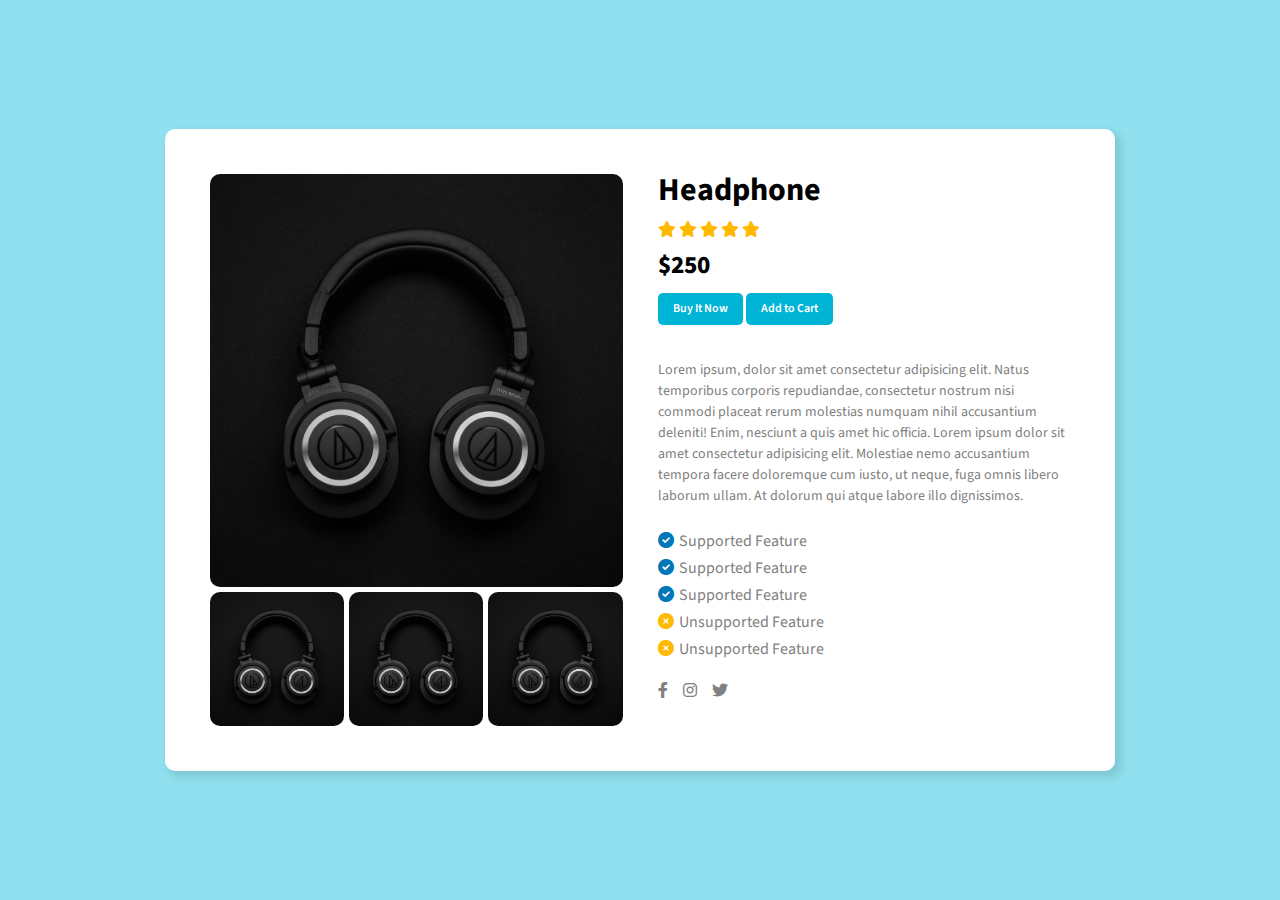
<file: ProductDetails/index.html>
<!DOCTYPE html>
<html lang="en">
<head>
    <meta charset="UTF-8">
    <meta name="viewport" content="width=device-width">
    <link rel="stylesheet" href="css/all.min.css">
    <link rel="stylesheet" href="css/style.css">
    <title>Product Details</title>
</head>
<body>
    <div class="container">
        <div class="box">
            <div class="images">
                <div class="img-holder active">
                    <img src="imgs/headphone.jpg">
                </div>
                <div class="img-holder">
                    <img src="imgs/headphone.jpg">
                </div>
                <div class="img-holder">
                    <img src="imgs/headphone.jpg">
                </div>
                <div class="img-holder">
                    <img src="imgs/headphone.jpg">
                </div>
            </div>
            <div class="basic-info">
                <h1>Headphone</h1>
                <div class="rate">
                    <i class="filled fas fa-star"></i>
                    <i class="filled fas fa-star"></i>
                    <i class="filled fas fa-star"></i>
                    <i class="filled fas fa-star"></i>
                    <i class="filled fas fa-star"></i>
                </div>
                <span>$250</span>
                <div class="options">
                    <a href="#">Buy It Now</a>
                    <a href="#">Add to Cart</a>
                </div>
            </div>
            <div class="description">
                <p>Lorem ipsum, dolor sit amet consectetur adipisicing elit. Natus temporibus corporis repudiandae, consectetur nostrum nisi commodi placeat rerum molestias numquam nihil accusantium deleniti! Enim, nesciunt a quis amet hic officia. Lorem ipsum dolor sit amet consectetur adipisicing elit. Molestiae nemo accusantium tempora facere doloremque cum iusto, ut neque, fuga omnis libero laborum ullam. At dolorum qui atque labore illo dignissimos.</p>
                <ul class="features">
                    <li><i class="fa-solid fa-circle-check"></i>Supported Feature</li>
                    <li><i class="fa-solid fa-circle-check"></i>Supported Feature</li>
                    <li><i class="fa-solid fa-circle-check"></i>Supported Feature</li>
                    <li><i class="fa-solid fa-circle-xmark"></i>Unsupported Feature</li>
                    <li><i class="fa-solid fa-circle-xmark"></i>Unsupported Feature</li>
                </ul>
                <ul class="social">
                    <li><a href="#"><i class="fa-brands fa-facebook-f"></i></a></li>
                    <li><a href="#"><i class="fa-brands fa-instagram"></i></a></li>
                    <li><a href="#"><i class="fa-brands fa-twitter"></i></a></li>
                </ul>
            </div>
        </div>
    </div>
</body>
</html>
</file>
<file: ProductDetails/css/style.css>
@import url('https://fonts.googleapis.com/css2?family=Source+Sans+Pro:wght@200;300;400;600;700;900&display=swap');

:root {
    --primary-color: #90e0ef;
    --secondary-color: #00b4d5;
    --tertiary-color: #0077b6;
    --yellow-color: #ffb900;
    --gray-color: #808080;
}

* {
    box-sizing: border-box;
    font-family: 'Source Sans Pro', sans-serif;
    line-height: 1;
    padding: 0;
    margin: 0;
}

.container {
    background-color: var(--primary-color);
    min-height: 100vh;
    display: flex;
    justify-content: center;
    align-items: center;
}

.box {
    background-color: white;
    border-radius: 10px;
    box-shadow: 5px 5px 10px 1px rgb(0, 0, 0, 12%);
    padding: 45px;
    margin: 15px 0;
    width: 950px;
    display: grid;
    grid-template-columns: repeat(2, 1fr);
    grid-template-rows: auto 1fr;
    grid-template-areas: 
    "images info"
    "images description";
    grid-gap: 35px;
}

.box .images {
    grid-area: images;
    display: grid;
    grid-template-columns: repeat(3, auto);
    grid-template-rows: auto 1fr;
    grid-template-areas: 
    "active active active"
    "idle idle idle";
    grid-gap: 5px;
}

.box .images .img-holder img {
    width: 100%;
    display: block;
    border-radius: 10px;
}

.box .images .img-holder.active {
    grid-area: active;
}

.box .images .img-holder:not(.active):hover {
    opacity: 0.95;
    cursor: pointer;
}

.box .basic-info {
    grid-area: info;
    display: flex;
    flex-direction: column;
    gap: 15px;
}

.box .basic-info .rate {
    color: var(--yellow-color);
}

.box .basic-info span {
    font-weight: 800;
    font-size: 25px;
}

.box .basic-info .options a {
    color: white;
    background-color: var(--secondary-color);
    display: inline-block;
    padding: 10px 15px;
    text-decoration: none;
    font-weight: 600;
    font-size: 12px;
    border-radius: 5px;
}

.box .basic-info .options a:hover {
    background-color: var(--tertiary-color);
}

.box .description {
    grid-area: description;
    display: flex;
    flex-direction: column;
    gap: 25px;
}

.box .description p {
    color: var(--gray-color);
    font-size: 14px;
    line-height: 1.5;
}

.box .description .features {
    list-style: none;
    display: flex;
    flex-direction: column;
    gap: 10px;
    color: var(--gray-color);
}

.box .description .features i {
    margin-right: 5px;
}

.box .description .features .fa-circle-check {
    color: var(--tertiary-color);
}

.box .description .features .fa-circle-xmark {
    color: var(--yellow-color);
}

.box .description .social {
    list-style: none;
    display: flex;
}

.box .description .social a {
    margin-right: 15px;
    color: var(--gray-color);
}

.box .description .social a:hover {
    color: var(--secondary-color);
}

@media (max-width: 991px) {
    .box {
        width: 750px;
        grid-template-areas: 
        "info info"
        "images description";
    }
    .box .basic-info .options a {
        padding: 8.5px 12px;
    }
}

@media screen and (max-width: 991px) and (min-width: 769px) {
    .box .basic-info span {
        position: absolute;
        align-self: flex-end;
    }
    .box .basic-info .options {
        position: absolute;
        align-self: flex-end;
        margin-top: 40px;
    }
}

@media (max-width: 768px) {
    .box {
        width: 600px;
        grid-template-areas: 
        "images info"
        "description description";
    }
    .box .images {
        gap: 3px;
    }
    .box .images .img-holder img {
        border-radius: 5px;
    }
}

@media (max-width: 640px) {
    .box {
        width: 100%;
        min-height: 100vh;
        border-radius: 0;
        padding: 35px;
        margin: 0;
        grid-template-columns: 1fr;
        grid-template-rows: repeat(3, auto);
        grid-template-areas: 
        "images"
        "info"
        "description";
    }
}
</file>
